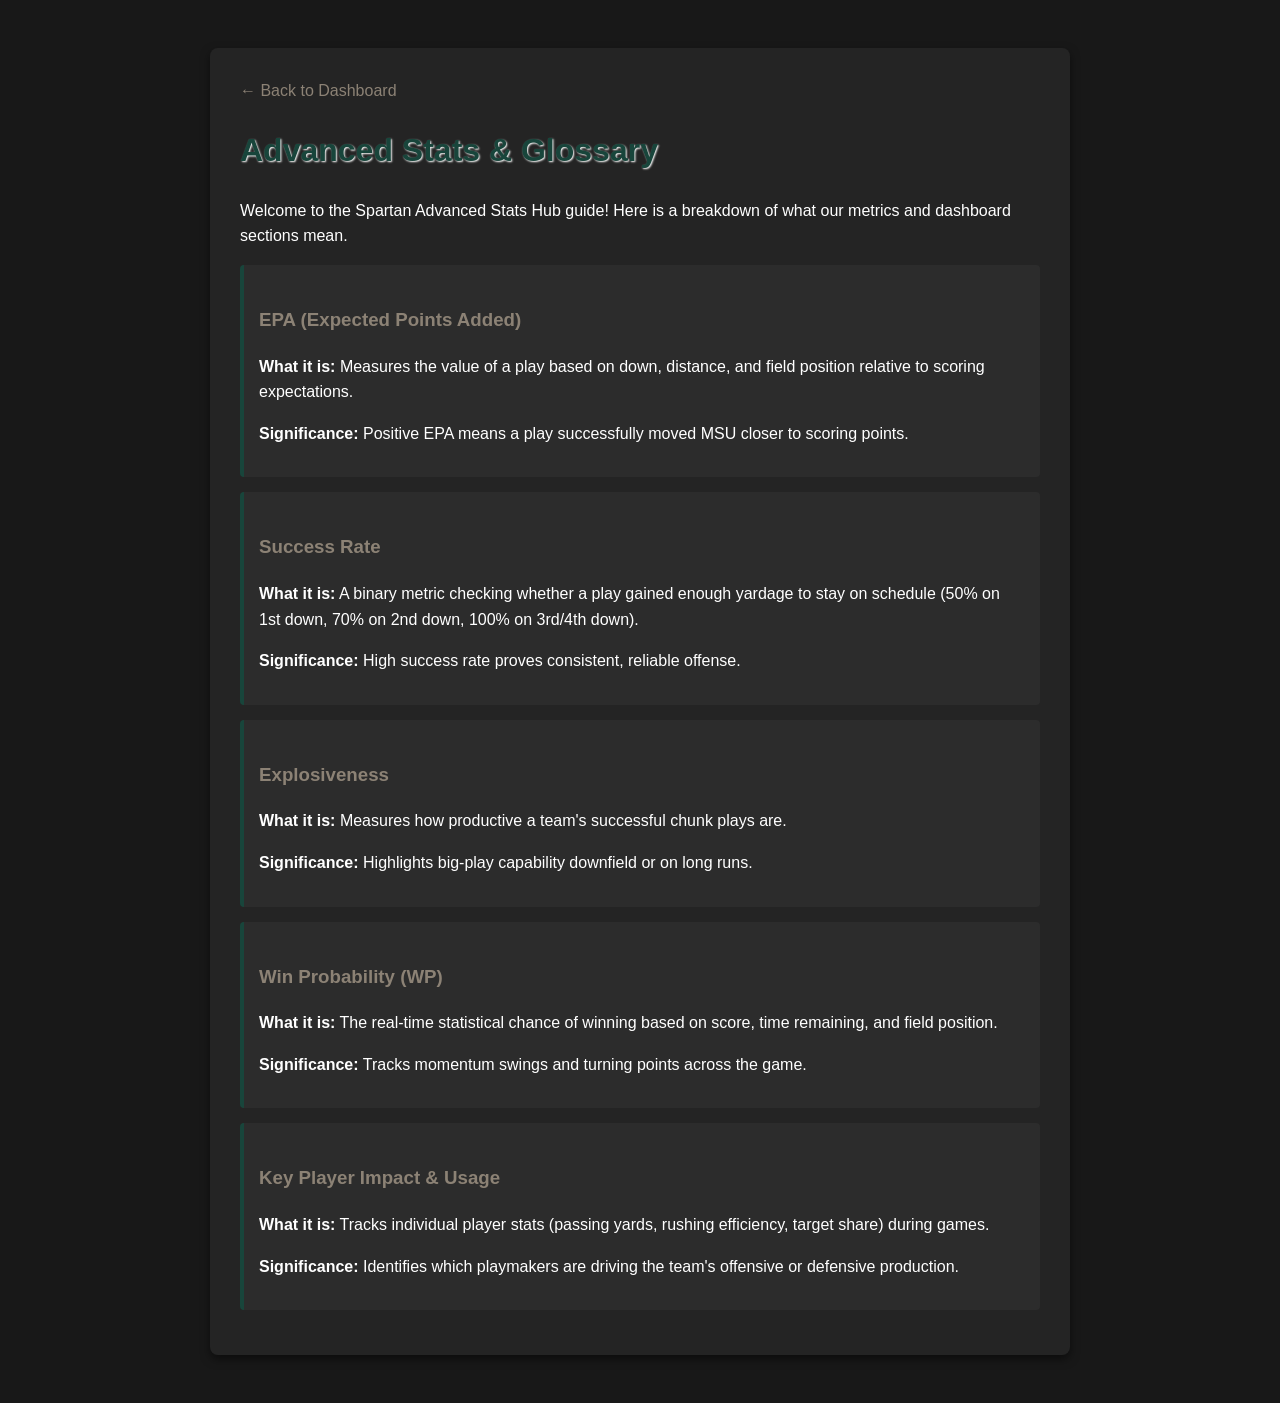
<file: glossary.html>
<!DOCTYPE html>
<html lang="en">
<head>
<meta charset="UTF-8">
<title>Spartan Advanced Stats Hub - Glossary</title>
<style>
body { font-family: Arial, sans-serif; background-color: #181818; color: #fff; padding: 40px; line-height: 1.6; }
.container { max-width: 800px; margin: auto; background: #242424; padding: 30px; border-radius: 8px; box-shadow: 0 4px 10px rgba(0,0,0,0.5); }
h1 { color: #18453B; text-shadow: 1px 1px 2px #fff; }
h3 { color: #8C8275; margin-top: 25px; }
.stat-card { background: #2c2c2c; padding: 15px; border-left: 4px solid #18453B; margin-bottom: 15px; border-radius: 4px; }
a { color: #8C8275; text-decoration: none; }
a:hover { text-decoration: underline; }
</style>
</head>
<body>
<div class="container">
<a href="index.html">&larr; Back to Dashboard</a>
<h1>Advanced Stats & Glossary</h1>
<p>Welcome to the Spartan Advanced Stats Hub guide! Here is a breakdown of what our metrics and dashboard sections mean.</p>

<div class="stat-card">
<h3>EPA (Expected Points Added)</h3>
<p><strong>What it is:</strong> Measures the value of a play based on down, distance, and field position relative to scoring expectations.</p>
<p><strong>Significance:</strong> Positive EPA means a play successfully moved MSU closer to scoring points.</p>
</div>

<div class="stat-card">
<h3>Success Rate</h3>
<p><strong>What it is:</strong> A binary metric checking whether a play gained enough yardage to stay on schedule (50% on 1st down, 70% on 2nd down, 100% on 3rd/4th down).</p>
<p><strong>Significance:</strong> High success rate proves consistent, reliable offense.</p>
</div>

<div class="stat-card">
<h3>Explosiveness</h3>
<p><strong>What it is:</strong> Measures how productive a team's successful chunk plays are.</p>
<p><strong>Significance:</strong> Highlights big-play capability downfield or on long runs.</p>
</div>

<div class="stat-card">
<h3>Win Probability (WP)</h3>
<p><strong>What it is:</strong> The real-time statistical chance of winning based on score, time remaining, and field position.</p>
<p><strong>Significance:</strong> Tracks momentum swings and turning points across the game.</p>
</div>

<div class="stat-card">
<h3>Key Player Impact & Usage</h3>
<p><strong>What it is:</strong> Tracks individual player stats (passing yards, rushing efficiency, target share) during games.</p>
<p><strong>Significance:</strong> Identifies which playmakers are driving the team's offensive or defensive production.</p>
</div>
</div>
</body>
</html>
</file>
